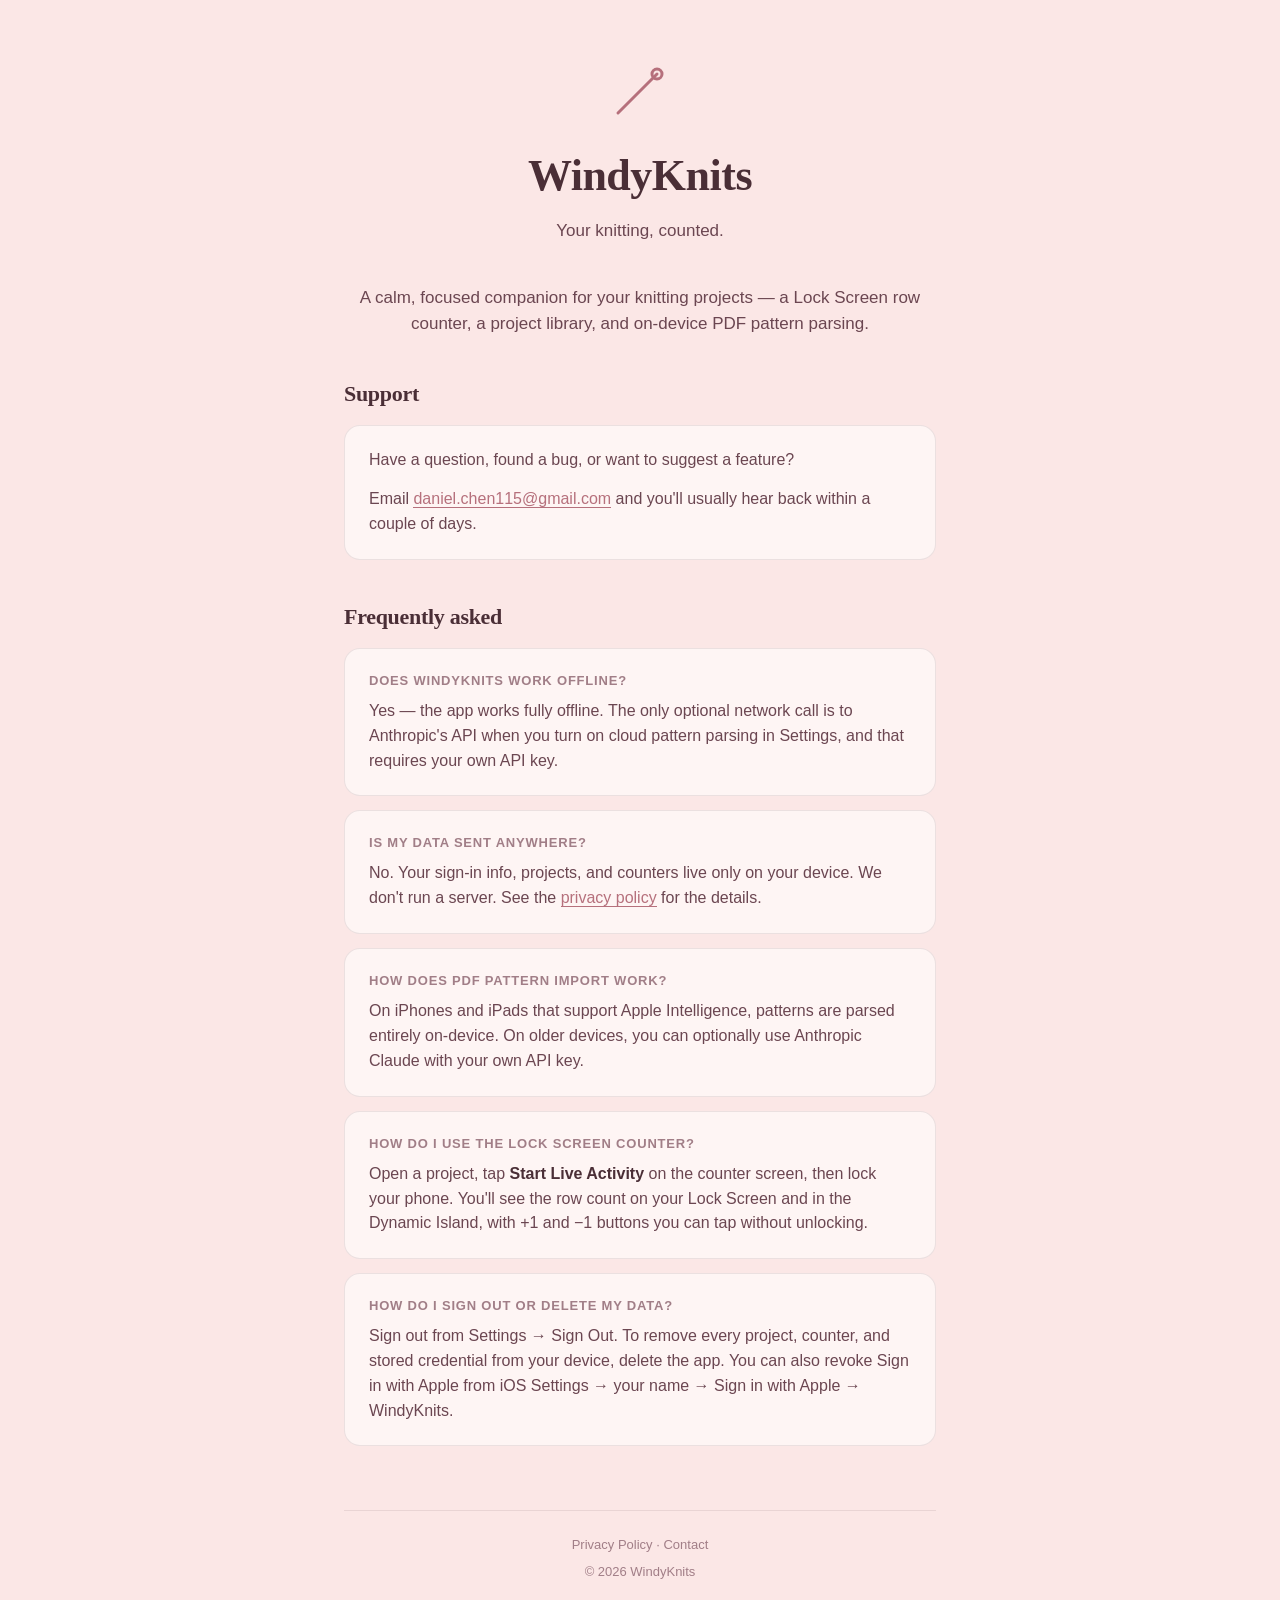
<file: docs/index.html>
<!DOCTYPE html>
<html lang="en">
<head>
  <meta charset="utf-8">
  <meta name="viewport" content="width=device-width, initial-scale=1">
  <title>WindyKnits — Your knitting, counted.</title>
  <meta name="description" content="WindyKnits is a calm row counter and pattern library for knitters, with a Lock Screen Live Activity and on-device PDF parsing.">
  <meta name="theme-color" content="#fbe7e6">
  <link rel="stylesheet" href="style.css">
</head>
<body>
  <main>
    <header>
      <svg class="icon" viewBox="0 0 56 56" width="56" height="56" aria-hidden="true"
           fill="none" stroke="currentColor" stroke-width="3" stroke-linecap="round">
        <line x1="6" y1="49" x2="45" y2="10"/>
        <circle cx="45" cy="10" r="5"/>
      </svg>
      <h1>WindyKnits</h1>
      <p class="tagline">Your knitting, counted.</p>
    </header>

    <p class="lede">A calm, focused companion for your knitting projects — a Lock Screen row counter, a project library, and on-device PDF pattern parsing.</p>

    <h2>Support</h2>
    <div class="card">
      <p>Have a question, found a bug, or want to suggest a feature?</p>
      <p>Email <a href="mailto:daniel.chen115@gmail.com">daniel.chen115@gmail.com</a> and you'll usually hear back within a couple of days.</p>
    </div>

    <h2>Frequently asked</h2>

    <div class="card">
      <h3>Does WindyKnits work offline?</h3>
      <p>Yes — the app works fully offline. The only optional network call is to Anthropic's API when you turn on cloud pattern parsing in Settings, and that requires your own API key.</p>
    </div>

    <div class="card">
      <h3>Is my data sent anywhere?</h3>
      <p>No. Your sign-in info, projects, and counters live only on your device. We don't run a server. See the <a href="privacy.html">privacy policy</a> for the details.</p>
    </div>

    <div class="card">
      <h3>How does PDF pattern import work?</h3>
      <p>On iPhones and iPads that support Apple Intelligence, patterns are parsed entirely on-device. On older devices, you can optionally use Anthropic Claude with your own API key.</p>
    </div>

    <div class="card">
      <h3>How do I use the Lock Screen counter?</h3>
      <p>Open a project, tap <strong>Start Live Activity</strong> on the counter screen, then lock your phone. You'll see the row count on your Lock Screen and in the Dynamic Island, with +1 and −1 buttons you can tap without unlocking.</p>
    </div>

    <div class="card">
      <h3>How do I sign out or delete my data?</h3>
      <p>Sign out from Settings → Sign Out. To remove every project, counter, and stored credential from your device, delete the app. You can also revoke Sign in with Apple from iOS Settings → your name → Sign in with Apple → WindyKnits.</p>
    </div>

    <footer>
      <p><a href="privacy.html">Privacy Policy</a> · <a href="mailto:daniel.chen115@gmail.com">Contact</a></p>
      <p>© 2026 WindyKnits</p>
    </footer>
  </main>
</body>
</html>
</file>
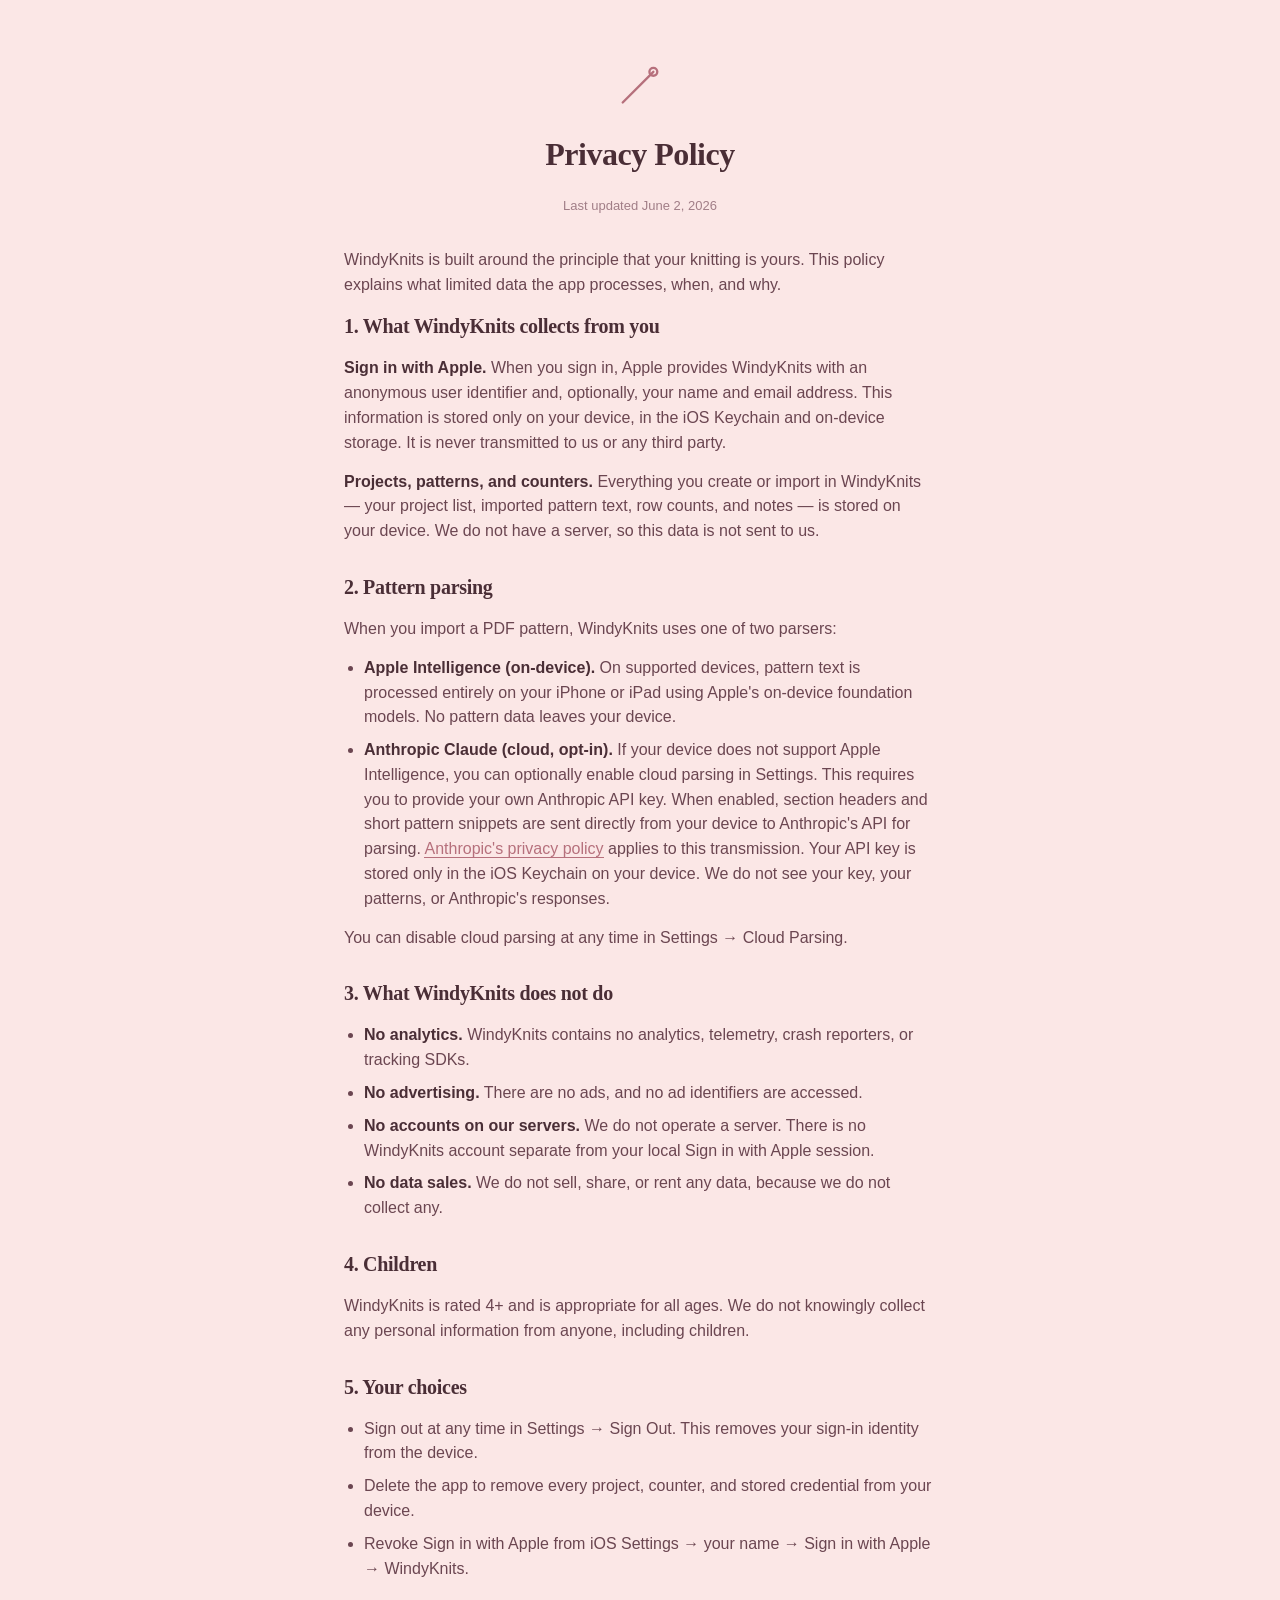
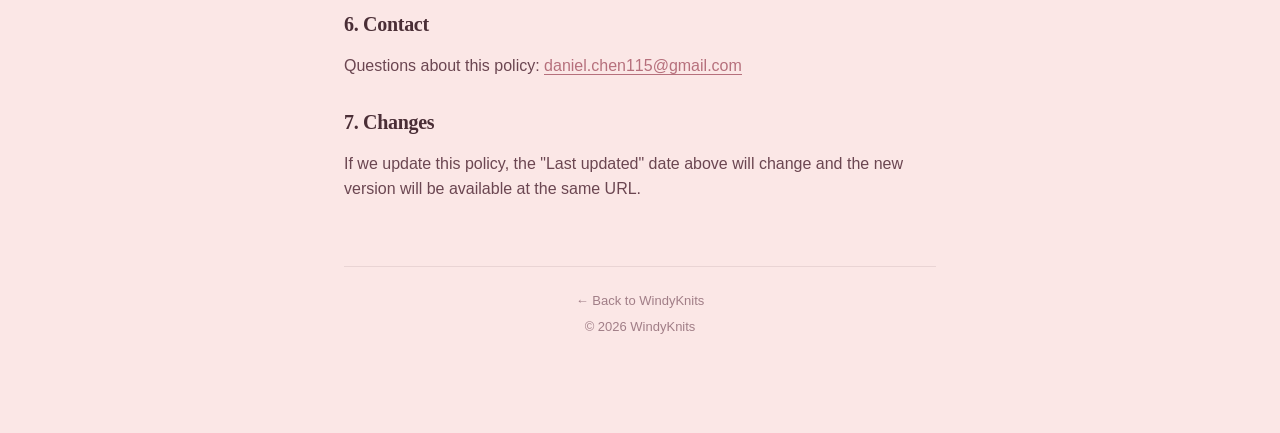
<file: docs/privacy.html>
<!DOCTYPE html>
<html lang="en">
<head>
  <meta charset="utf-8">
  <meta name="viewport" content="width=device-width, initial-scale=1">
  <title>Privacy Policy — WindyKnits</title>
  <meta name="description" content="WindyKnits privacy policy. Your knitting stays on your device.">
  <meta name="theme-color" content="#fbe7e6">
  <link rel="stylesheet" href="style.css">
</head>
<body>
  <main>
    <header>
      <svg class="icon" viewBox="0 0 56 56" width="44" height="44" aria-hidden="true"
           fill="none" stroke="currentColor" stroke-width="3" stroke-linecap="round">
        <line x1="6" y1="49" x2="45" y2="10"/>
        <circle cx="45" cy="10" r="5"/>
      </svg>
      <h1 style="font-size: 32px;">Privacy Policy</h1>
    </header>

    <p class="policy-meta">Last updated June 2, 2026</p>

    <p>WindyKnits is built around the principle that your knitting is yours. This policy explains what limited data the app processes, when, and why.</p>

    <section class="policy-section">
      <h2>1. What WindyKnits collects from you</h2>
      <p><strong>Sign in with Apple.</strong> When you sign in, Apple provides WindyKnits with an anonymous user identifier and, optionally, your name and email address. This information is stored only on your device, in the iOS Keychain and on-device storage. It is never transmitted to us or any third party.</p>
      <p><strong>Projects, patterns, and counters.</strong> Everything you create or import in WindyKnits — your project list, imported pattern text, row counts, and notes — is stored on your device. We do not have a server, so this data is not sent to us.</p>
    </section>

    <section class="policy-section">
      <h2>2. Pattern parsing</h2>
      <p>When you import a PDF pattern, WindyKnits uses one of two parsers:</p>
      <ul>
        <li><strong>Apple Intelligence (on-device).</strong> On supported devices, pattern text is processed entirely on your iPhone or iPad using Apple's on-device foundation models. No pattern data leaves your device.</li>
        <li><strong>Anthropic Claude (cloud, opt-in).</strong> If your device does not support Apple Intelligence, you can optionally enable cloud parsing in Settings. This requires you to provide your own Anthropic API key. When enabled, section headers and short pattern snippets are sent directly from your device to Anthropic's API for parsing. <a href="https://www.anthropic.com/legal/privacy">Anthropic's privacy policy</a> applies to this transmission. Your API key is stored only in the iOS Keychain on your device. We do not see your key, your patterns, or Anthropic's responses.</li>
      </ul>
      <p>You can disable cloud parsing at any time in Settings → Cloud Parsing.</p>
    </section>

    <section class="policy-section">
      <h2>3. What WindyKnits does not do</h2>
      <ul>
        <li><strong>No analytics.</strong> WindyKnits contains no analytics, telemetry, crash reporters, or tracking SDKs.</li>
        <li><strong>No advertising.</strong> There are no ads, and no ad identifiers are accessed.</li>
        <li><strong>No accounts on our servers.</strong> We do not operate a server. There is no WindyKnits account separate from your local Sign in with Apple session.</li>
        <li><strong>No data sales.</strong> We do not sell, share, or rent any data, because we do not collect any.</li>
      </ul>
    </section>

    <section class="policy-section">
      <h2>4. Children</h2>
      <p>WindyKnits is rated 4+ and is appropriate for all ages. We do not knowingly collect any personal information from anyone, including children.</p>
    </section>

    <section class="policy-section">
      <h2>5. Your choices</h2>
      <ul>
        <li>Sign out at any time in Settings → Sign Out. This removes your sign-in identity from the device.</li>
        <li>Delete the app to remove every project, counter, and stored credential from your device.</li>
        <li>Revoke Sign in with Apple from iOS Settings → your name → Sign in with Apple → WindyKnits.</li>
      </ul>
    </section>

    <section class="policy-section">
      <h2>6. Contact</h2>
      <p>Questions about this policy: <a href="mailto:daniel.chen115@gmail.com">daniel.chen115@gmail.com</a></p>
    </section>

    <section class="policy-section">
      <h2>7. Changes</h2>
      <p>If we update this policy, the "Last updated" date above will change and the new version will be available at the same URL.</p>
    </section>

    <footer>
      <p><a href="index.html">← Back to WindyKnits</a></p>
      <p>© 2026 WindyKnits</p>
    </footer>
  </main>
</body>
</html>
</file>
<file: docs/style.css>
:root {
  --cream: #fbe7e6;
  --cream-warm: #fdf0ee;
  --paper: #fef5f4;
  --primary: #d49aa3;
  --primary-dark: #b6707c;
  --walnut: #4a2e36;
  --walnut-soft: #6b4651;
  --walnut-mute: #a17e87;
  --line: rgba(74, 46, 54, 0.10);
}

* { box-sizing: border-box; }

html, body {
  margin: 0;
  padding: 0;
  background: var(--cream);
  color: var(--walnut);
  font-family: -apple-system, BlinkMacSystemFont, "Segoe UI", Roboto, Helvetica, Arial, sans-serif;
  font-size: 16px;
  line-height: 1.55;
  -webkit-font-smoothing: antialiased;
  -moz-osx-font-smoothing: grayscale;
}

main {
  max-width: 640px;
  margin: 0 auto;
  padding: 64px 24px 96px;
}

.serif,
h1,
h2 {
  font-family: "Iowan Old Style", "Apple Garamond", "Palatino", "Baskerville", Georgia, serif;
  font-weight: 600;
  letter-spacing: -0.3px;
}

header {
  text-align: center;
  margin-bottom: 40px;
}

header .icon {
  color: var(--primary-dark);
  display: block;
  margin: 0 auto 22px;
}

h1 {
  font-size: 44px;
  margin: 0;
  letter-spacing: -0.5px;
  color: var(--walnut);
}

.tagline {
  color: var(--walnut-soft);
  font-size: 17px;
  margin-top: 8px;
}

h2 {
  font-size: 22px;
  margin: 40px 0 14px;
  color: var(--walnut);
}

h3 {
  font-size: 13px;
  font-weight: 600;
  text-transform: uppercase;
  letter-spacing: 0.8px;
  color: var(--walnut-mute);
  margin: 0 0 8px;
}

p {
  margin: 0 0 14px;
  color: var(--walnut-soft);
}

p:last-child { margin-bottom: 0; }

a {
  color: var(--primary-dark);
  text-decoration: none;
  border-bottom: 1px solid currentColor;
  transition: color 0.15s ease;
}

a:hover,
a:focus {
  color: var(--walnut);
}

.lede {
  font-size: 17px;
  color: var(--walnut-soft);
  margin-bottom: 32px;
  text-align: center;
}

.card {
  background: var(--paper);
  border: 1px solid var(--line);
  border-radius: 16px;
  padding: 22px 24px;
  margin-bottom: 14px;
}

ul {
  padding-left: 20px;
  color: var(--walnut-soft);
  margin: 0 0 14px;
}

ul li {
  margin-bottom: 8px;
}

strong {
  color: var(--walnut);
  font-weight: 600;
}

footer {
  margin-top: 64px;
  padding-top: 24px;
  border-top: 1px solid var(--line);
  text-align: center;
  font-size: 13px;
  color: var(--walnut-mute);
}

footer p { color: var(--walnut-mute); margin-bottom: 6px; }

footer a {
  border: none;
  color: var(--walnut-mute);
}

footer a:hover { color: var(--walnut); }

.policy-meta {
  text-align: center;
  font-size: 13px;
  color: var(--walnut-mute);
  margin: -24px 0 32px;
}

.policy-section {
  margin-bottom: 28px;
}

.policy-section h2 {
  margin-top: 0;
  font-size: 20px;
}

@media (max-width: 480px) {
  main { padding: 40px 20px 64px; }
  h1 { font-size: 36px; }
  h2 { font-size: 20px; }
  .lede { font-size: 16px; }
}
</file>
